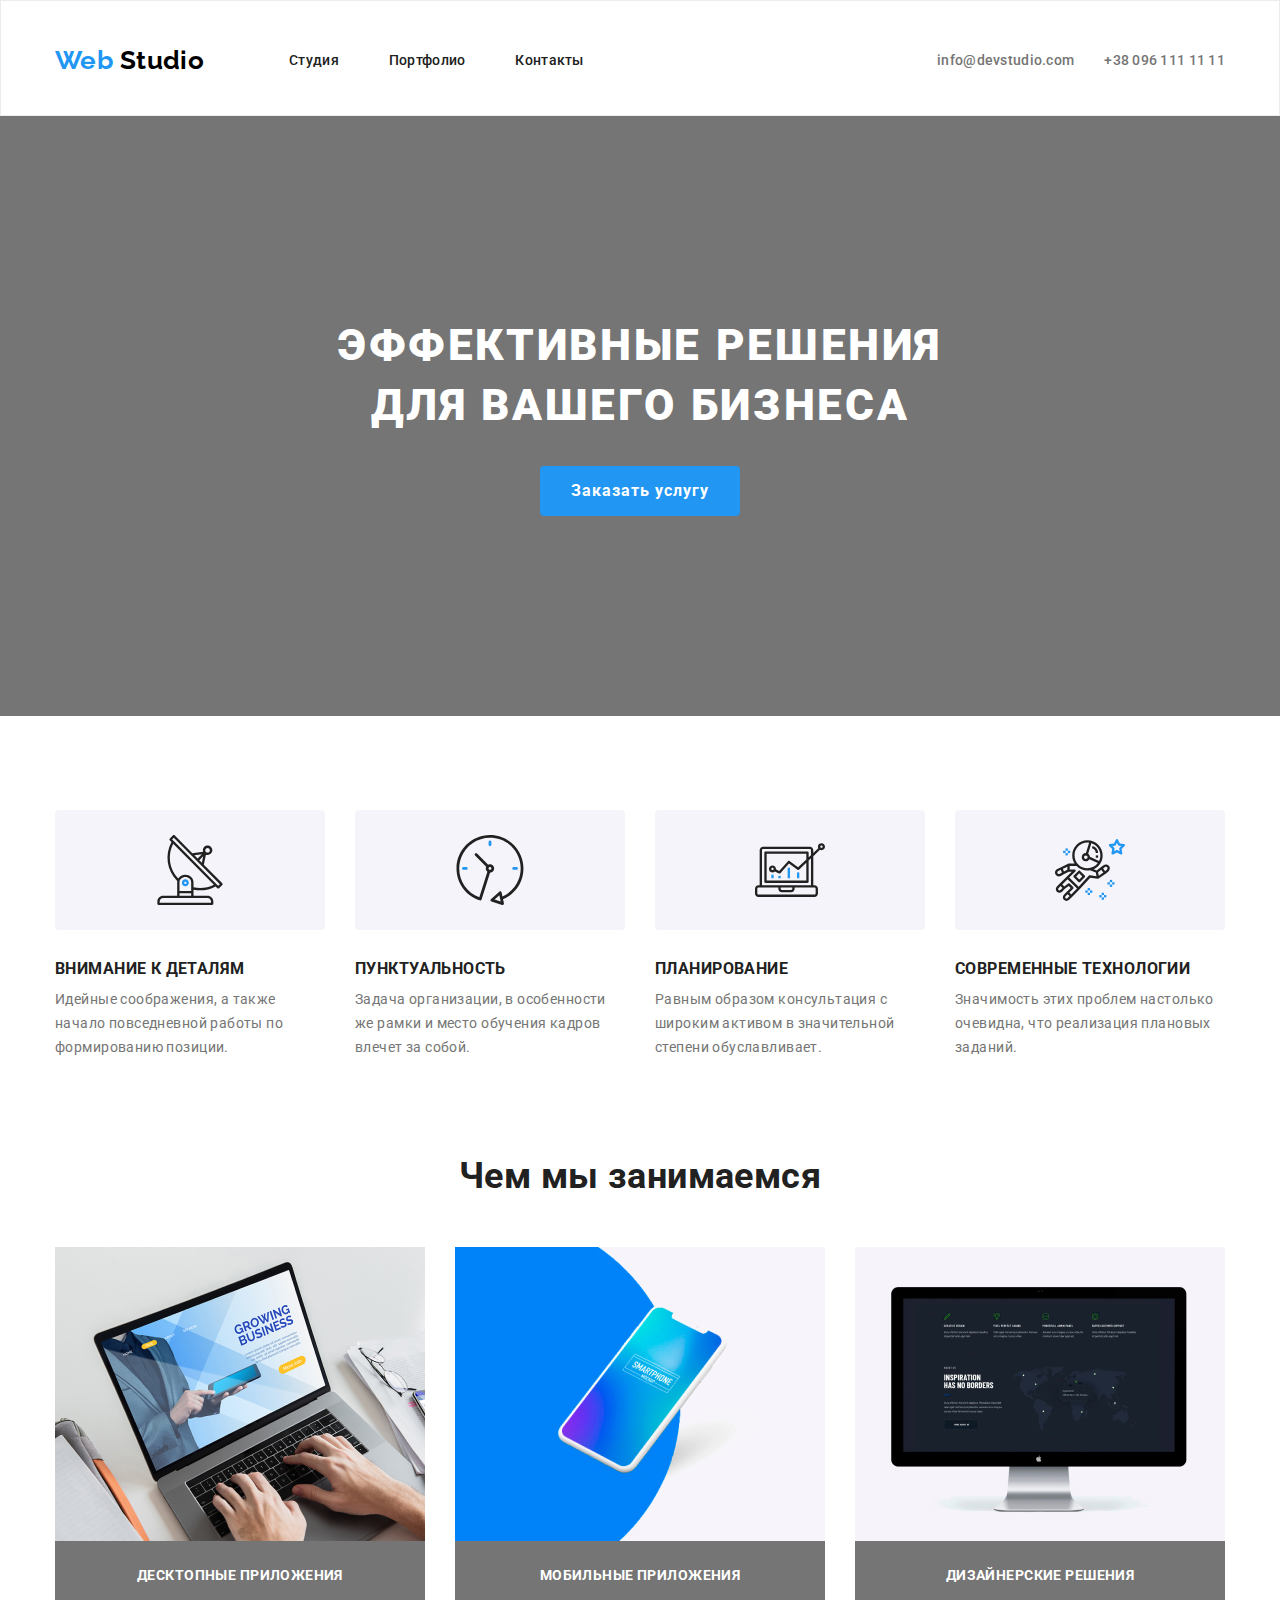
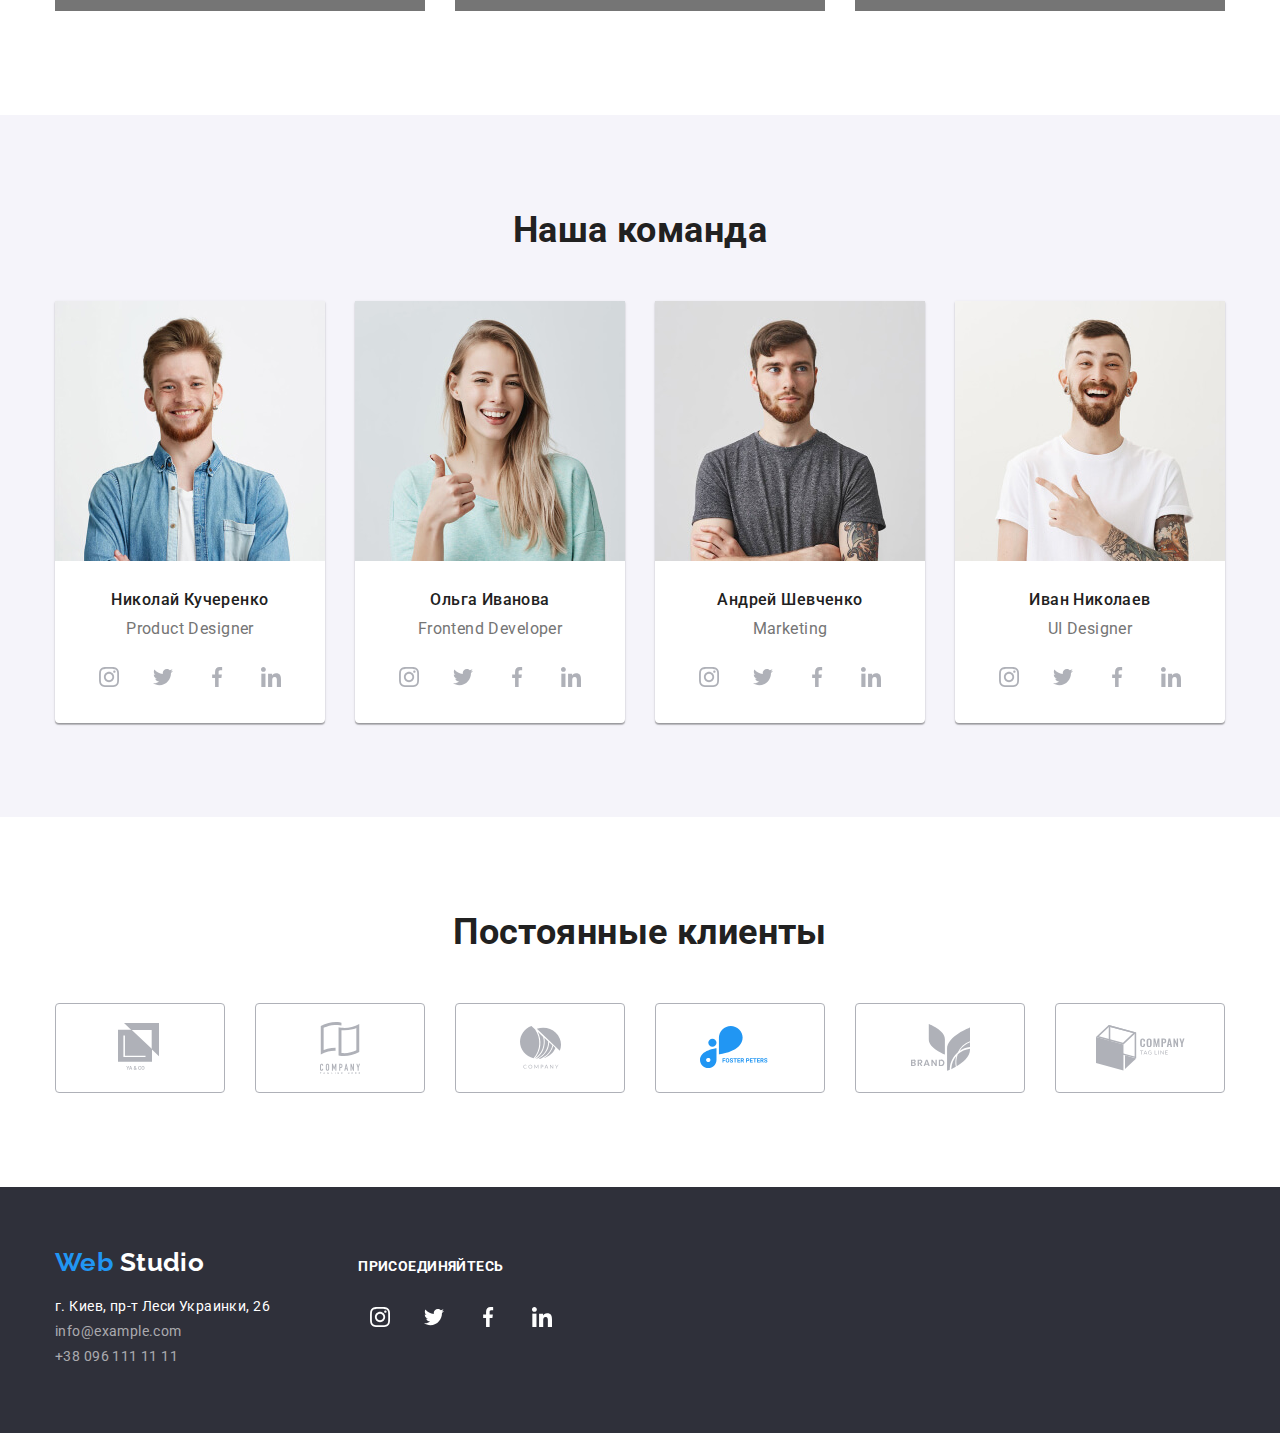
<file: index.html>
<!DOCTYPE html>
<html lang="ru">
  <head>
    <meta charset="UTF-8" />
    <meta name="viewport" content="width=device-width, initial-scale=1.0" />
    <title>Веб Студия</title>
    <link
      href="https://fonts.googleapis.com/css2?family=Raleway:wght@700&family=Roboto:wght@400;500;700;900&display=swap"
      rel="stylesheet"
    />
    <link rel="stylesheet" href="./css/normalize.css" />
    <link rel="stylesheet" href="./css/styles.css" />
  </head>
  <body>
    <!-- Шапка сайта -->
    <header class="header">
      <div class="container">
        <nav class="navigation">
          <a class="logo link" href="./index.html" lang="en"
            ><span class="logo-blue-word link">Web</span> Studio</a
          >
          <ul class="navigation-list list">
            <li class="navigation-list-item">
              <a class="navigation-list-link link" href="./index.html"
                >Студия</a
              >
            </li>
            <li class="navigation-list-item">
              <a class="navigation-list-link link" href="./portfolio.html"
                >Портфолио</a
              >
            </li>
            <li class="navigation-list-item">
              <a class="navigation-list-link link" href="">Контакты</a>
            </li>
          </ul>
        </nav>
        <address class="header-contacts">
          <ul class="header-contacts-list list">
            <li class="header-contacts-list-item">
              <a class="header-mail link" href="mailto:info@devstudio.com"
                >info@devstudio.com</a
              >
            </li>
            <li class="header-contacts-list-item">
              <a class="header-phone link" href="tel:+380961111111"
                >+38 096 111 11 11</a
              >
            </li>
          </ul>
        </address>
      </div>
    </header>
    <main class="main">
      <!-- Секция герой -->
      <section class="hero-section">
        <div class="container">
          <h1 class="hero-header">
            Эффективные решения<br />для вашего бизнеса
          </h1>
          <button class="hero-modal-btn" type="button">Заказать услугу</button>
        </div>
      </section>
      <!-- Наши преимущества -->
      <section class="benefits-section">
        <div class="container">
          <h2 hidden>Наши преимущества</h2>
          <ul class="benefits-list list">
            <li class="benefits-list-item">
              <img
                class="benefits-list-item-img"
                src="./images/icons/icon1.svg"
                alt=""
              />
              <h3 class="subtitle">Внимание к деталям</h3>
              <p class="benefits-description">
                Идейные соображения, а также начало повседневной работы по
                формированию позиции.
              </p>
            </li>
            <li class="benefits-list-item">
              <img
                class="benefits-list-item-img"
                src="./images/icons/icon2.svg"
                alt=""
              />
              <h3 class="subtitle">Пунктуальность</h3>
              <p class="benefits-description">
                Задача организации, в особенности же рамки и место обучения
                кадров влечет за собой.
              </p>
            </li>
            <li class="benefits-list-item">
              <img
                class="benefits-list-item-img"
                src="./images/icons/icon3.svg"
                alt=""
              />
              <h3 class="subtitle">Планирование</h3>
              <p class="benefits-description">
                Равным образом консультация с широким активом в значительной
                степени обуславливает.
              </p>
            </li>
            <li class="benefits-list-item">
              <img
                class="benefits-list-item-img"
                src="./images/icons/icon4.svg"
                alt=""
              />
              <h3 class="subtitle">Современные технологии</h3>
              <p class="benefits-description">
                Значимость этих проблем настолько очевидна, что реализация
                плановых заданий.
              </p>
            </li>
          </ul>
        </div>
      </section>
      <!-- Чем мы занимаемся -->
      <section class="operations">
        <div class="container">
          <h2 class="title">Чем мы занимаемся</h2>
          <ul class="operations-list list">
            <li class="operations-list-item">
              <img
                class="operations-list-item-img"
                src="./images/what-we-do/what-we-do-1.jpg"
                alt="Фото ноутбука"
                height="294"
                width="370"
              />
              <p class="subtitle">Десктопные приложения</p>
            </li>
            <li class="operations-list-item">
              <img
                class="operations-list-item-img"
                src="./images/what-we-do/what-we-do-2.jpg"
                alt="Фото смартфона"
                height="294"
                width="370"
              />
              <p class="subtitle">Мобильные приложения</p>
            </li>
            <li class="operations-list-item">
              <img
                class="operations-list-item-img"
                src="./images/what-we-do/what-we-do-3.jpg"
                alt="Фото монитора"
                height="294"
                width="370"
              />
              <p class="subtitle">Дизайнерские решения</p>
            </li>
          </ul>
        </div>
      </section>
      <!-- Наша команда -->
      <section class="team">
        <div class="container">
          <h2 class="title">Наша команда</h2>
          <ul class="team-list list">
            <li class="team-list-items">
              <img
                class="team-list-items-img"
                src="./images/our-team/imgour-team.jpg"
                alt="Фото Николая Кучеренка"
                width="270"
                height="260"
              />
              <h3 class="team-member">Николай Кучеренко</h3>
              <p class="team-position" lang="en">Product Designer</p>
              <address class="team-address">
                <ul class="team-address-list list">
                  <li class="team-address-list-item">
                    <a
                      class="team-social-link link"
                      href=""
                      aria-label="иконка инстаграма"
                    >
                      <img
                        src="./images/icons/team-icons/instagram 2social-icons.svg"
                        alt="Иконка инстаграма"
                      />
                    </a>
                  </li>
                  <li class="team-address-list-item">
                    <a
                      class="team-social-link link"
                      href=""
                      aria-label="иконка твиттера"
                    >
                      <img
                        src="./images/icons/team-icons/twitter 1social-icons.svg"
                        alt="Иконка твиттера"
                      />
                    </a>
                  </li>
                  <li class="team-address-list-item">
                    <a
                      class="team-social-link link"
                      href=""
                      aria-label="иконка фейсбука"
                    >
                      <img
                        src="./images/icons/team-icons/facebook 1social-icons.svg"
                        alt="Иконка фейсбука"
                      />
                    </a>
                  </li>
                  <li class="team-address-list-item">
                    <a
                      class="team-social-link link"
                      href=""
                      aria-label="иконка линкедина"
                    >
                      <img
                        src="./images/icons/team-icons/linkedin 1social-icons.svg"
                        alt="Иконка линкедина"
                      />
                    </a>
                  </li>
                </ul>
              </address>
            </li>
            <li class="team-list-items">
              <img
                class="team-list-items-img"
                src="./images/our-team/imgour-team-1.jpg"
                alt="Фото Ольги Ивановой"
                width="270"
                height="260"
              />
              <h3 class="team-member">Ольга Иванова</h3>
              <p class="team-position" lang="en">Frontend Developer</p>
              <address class="team-address">
                <ul class="team-address-list list">
                  <li class="team-address-list-item">
                    <a
                      class="team-social-link link"
                      href=""
                      aria-label="иконка инстаграма"
                    >
                      <img
                        src="./images/icons/team-icons/instagram 2social-icons.svg"
                        alt="Иконка инстаграма"
                      />
                    </a>
                  </li>
                  <li class="team-address-list-item">
                    <a
                      class="team-social-link link"
                      href=""
                      aria-label="иконка твиттера"
                    >
                      <img
                        src="./images/icons/team-icons/twitter 1social-icons.svg"
                        alt="Иконка твиттера"
                      />
                    </a>
                  </li>
                  <li class="team-address-list-item">
                    <a
                      class="team-social-link link"
                      href=""
                      aria-label="иконка фейсбука"
                    >
                      <img
                        src="./images/icons/team-icons/facebook 1social-icons.svg"
                        alt="Иконка фейсбука"
                      />
                    </a>
                  </li>
                  <li class="team-address-list-item">
                    <a
                      class="team-social-link link"
                      href=""
                      aria-label="иконка линкедина"
                    >
                      <img
                        src="./images/icons/team-icons/linkedin 1social-icons.svg"
                        alt="Иконка линкедина"
                      />
                    </a>
                  </li>
                </ul>
              </address>
            </li>
            <li class="team-list-items">
              <img
                class="team-list-items-img"
                src="./images/our-team/imgour-team-2.jpg"
                alt="Фото Андрея Шевченка"
                width="270"
                height="260"
              />
              <h3 class="team-member">Андрей Шевченко</h3>
              <p class="team-position" lang="en">Marketing</p>
              <address class="team-address">
                <ul class="team-address-list list">
                  <li class="team-address-list-item">
                    <a
                      class="team-social-link link"
                      href=""
                      aria-label="иконка инстаграма"
                    >
                      <img
                        src="./images/icons/team-icons/instagram 2social-icons.svg"
                        alt="Иконка инстаграма"
                      />
                    </a>
                  </li>
                  <li class="team-address-list-item">
                    <a
                      class="team-social-link link"
                      href=""
                      aria-label="иконка твиттера"
                    >
                      <img
                        src="./images/icons/team-icons/twitter 1social-icons.svg"
                        alt="Иконка твиттера"
                      />
                    </a>
                  </li>
                  <li class="team-address-list-item">
                    <a
                      class="team-social-link link"
                      href=""
                      aria-label="иконка фейсбука"
                    >
                      <img
                        src="./images/icons/team-icons/facebook 1social-icons.svg"
                        alt="Иконка фейсбука"
                      />
                    </a>
                  </li>
                  <li class="team-address-list-item">
                    <a
                      class="team-social-link link"
                      href=""
                      aria-label="иконка линкедина"
                    >
                      <img
                        src="./images/icons/team-icons/linkedin 1social-icons.svg"
                        alt="Иконка линкедина"
                      />
                    </a>
                  </li>
                </ul>
              </address>
            </li>
            <li class="team-list-items">
              <img
                class="team-list-items-img"
                src="./images/our-team/imgour-team-3.jpg"
                alt="Фото Ивана Николаева"
                width="270"
                height="260"
              />
              <h3 class="team-member">Иван Николаев</h3>
              <p class="team-position" lang="en">UI Designer</p>
              <address class="team-address">
                <ul class="team-address-list list">
                  <li class="team-address-list-item">
                    <a
                      class="team-social-link link"
                      href=""
                      aria-label="иконка инстаграма"
                    >
                      <img
                        src="./images/icons/team-icons/instagram 2social-icons.svg"
                        alt="Иконка инстаграма"
                      />
                    </a>
                  </li>
                  <li class="team-address-list-item">
                    <a
                      class="team-social-link link"
                      href=""
                      aria-label="иконка твиттера"
                    >
                      <img
                        src="./images/icons/team-icons/twitter 1social-icons.svg"
                        alt="Иконка твиттера"
                      />
                    </a>
                  </li>
                  <li class="team-address-list-item">
                    <a
                      class="team-social-link link"
                      href=""
                      aria-label="иконка фейсбука"
                    >
                      <img
                        src="./images/icons/team-icons/facebook 1social-icons.svg"
                        alt="Иконка фейсбука"
                      />
                    </a>
                  </li>
                  <li class="team-address-list-item">
                    <a
                      class="team-social-link link"
                      href=""
                      aria-label="иконка линкедина"
                    >
                      <img
                        src="./images/icons/team-icons/linkedin 1social-icons.svg"
                        alt="Иконка линкедина"
                      />
                    </a>
                  </li>
                </ul>
              </address>
            </li>
          </ul>
        </div>
      </section>
      <!-- Постоянные клиенты -->
      <section class="clients">
        <div class="container">
          <h2 class="title">Постоянные клиенты</h2>
          <ul class="clients-list list">
            <li class="clients-list-item">
              <a class="clients-list-item-link link" href="">
                <img
                  src="./images/clients/logo-1clients.svg"
                  alt="Логотип компании"
                />
              </a>
            </li>
            <li class="clients-list-item">
              <a class="clients-list-item-link link" href="">
                <img
                  src="./images/clients/logo-2clients.svg"
                  alt="Логотип компании"
                />
              </a>
            </li>
            <li class="clients-list-item">
              <a class="clients-list-item-link link" href="">
                <img
                  src="./images/clients/logo-3clients.svg"
                  alt="Логотип компании"
                />
              </a>
            </li>
            <li class="clients-list-item">
              <a class="clients-list-item-link link" href="">
                <img
                  src="./images/clients/logo-4clients.svg"
                  alt="Логотип компании"
                />
              </a>
            </li>
            <li class="clients-list-item">
              <a class="clients-list-item-link link" href="">
                <img
                  src="./images/clients/logo-5clients.svg"
                  alt="Логотип компании"
                />
              </a>
            </li>
            <li class="clients-list-item">
              <a class="clients-list-item-link link" href="">
                <img
                  src="./images/clients/logo-6clients.svg"
                  alt="Логотип компании"
                />
              </a>
            </li>
          </ul>
        </div>
      </section>
    </main>
    <!-- Подвал -->
    <footer class="footer">
      <div class="container">
        <div class="footer-address-container">
          <a class="logo link" href="./index.html" lang="en">
            <span class="logo-blue-word link">Web</span> Studio</a
          >
          <address class="footer-address">
            <ul class="footer-address-list list">
              <li class="footer-address-list-item">
                <a class="footer-street-address link" href=""
                  >г. Киев, пр-т Леси Украинки, 26</a
                >
              </li>
              <li class="footer-address-list-item">
                <a class="footer-mail link" href="mailto:info@example.com"
                  >info@example.com</a
                >
              </li>
              <li class="footer-address-list-item">
                <a class="footer-phone link" href="tel:+380961111111"
                  >+38 096 111 11 11</a
                >
              </li>
            </ul>
          </address>
        </div>
        <div class="footer-container">
          <p class="subtitle">присоединяйтесь</p>
          <ul class="footer-social-list list">
            <li class="footer-social-list-items">
              <a
                class="footer-social-link link"
                href=""
                aria-label="иконка инстаграма"
              >
                <img
                  src="./images/icons/icons-dark-bg/instagram 2dark-background-icons.svg"
                  alt="Иконка инстаграма"
                />
              </a>
            </li>
            <li class="footer-social-list-items">
              <a
                class="footer-social-link link"
                href=""
                aria-label="иконка твиттера"
              >
                <img
                  src="./images/icons/icons-dark-bg/twitter 1dark-background-icons.svg"
                  alt="Иконка твиттера"
                />
              </a>
            </li>
            <li class="footer-social-list-items">
              <a
                class="footer-social-link link"
                href=""
                aria-label="иконка фейсбука"
              >
                <img
                  src="./images/icons/icons-dark-bg/facebook 1dark-background-icons.svg"
                  alt="Иконка фейсбука"
                />
              </a>
            </li>
            <li class="footer-social-list-items">
              <a
                class="footer-social-link link"
                href=""
                aria-label="иконка линкедина"
              >
                <img
                  src="./images/icons/icons-dark-bg/linkedin 1dark-background-icons.svg"
                  alt="Иконка линкедина"
                />
              </a>
            </li>
          </ul>
        </div>
      </div>
    </footer>
  </body>
</html>
</file>
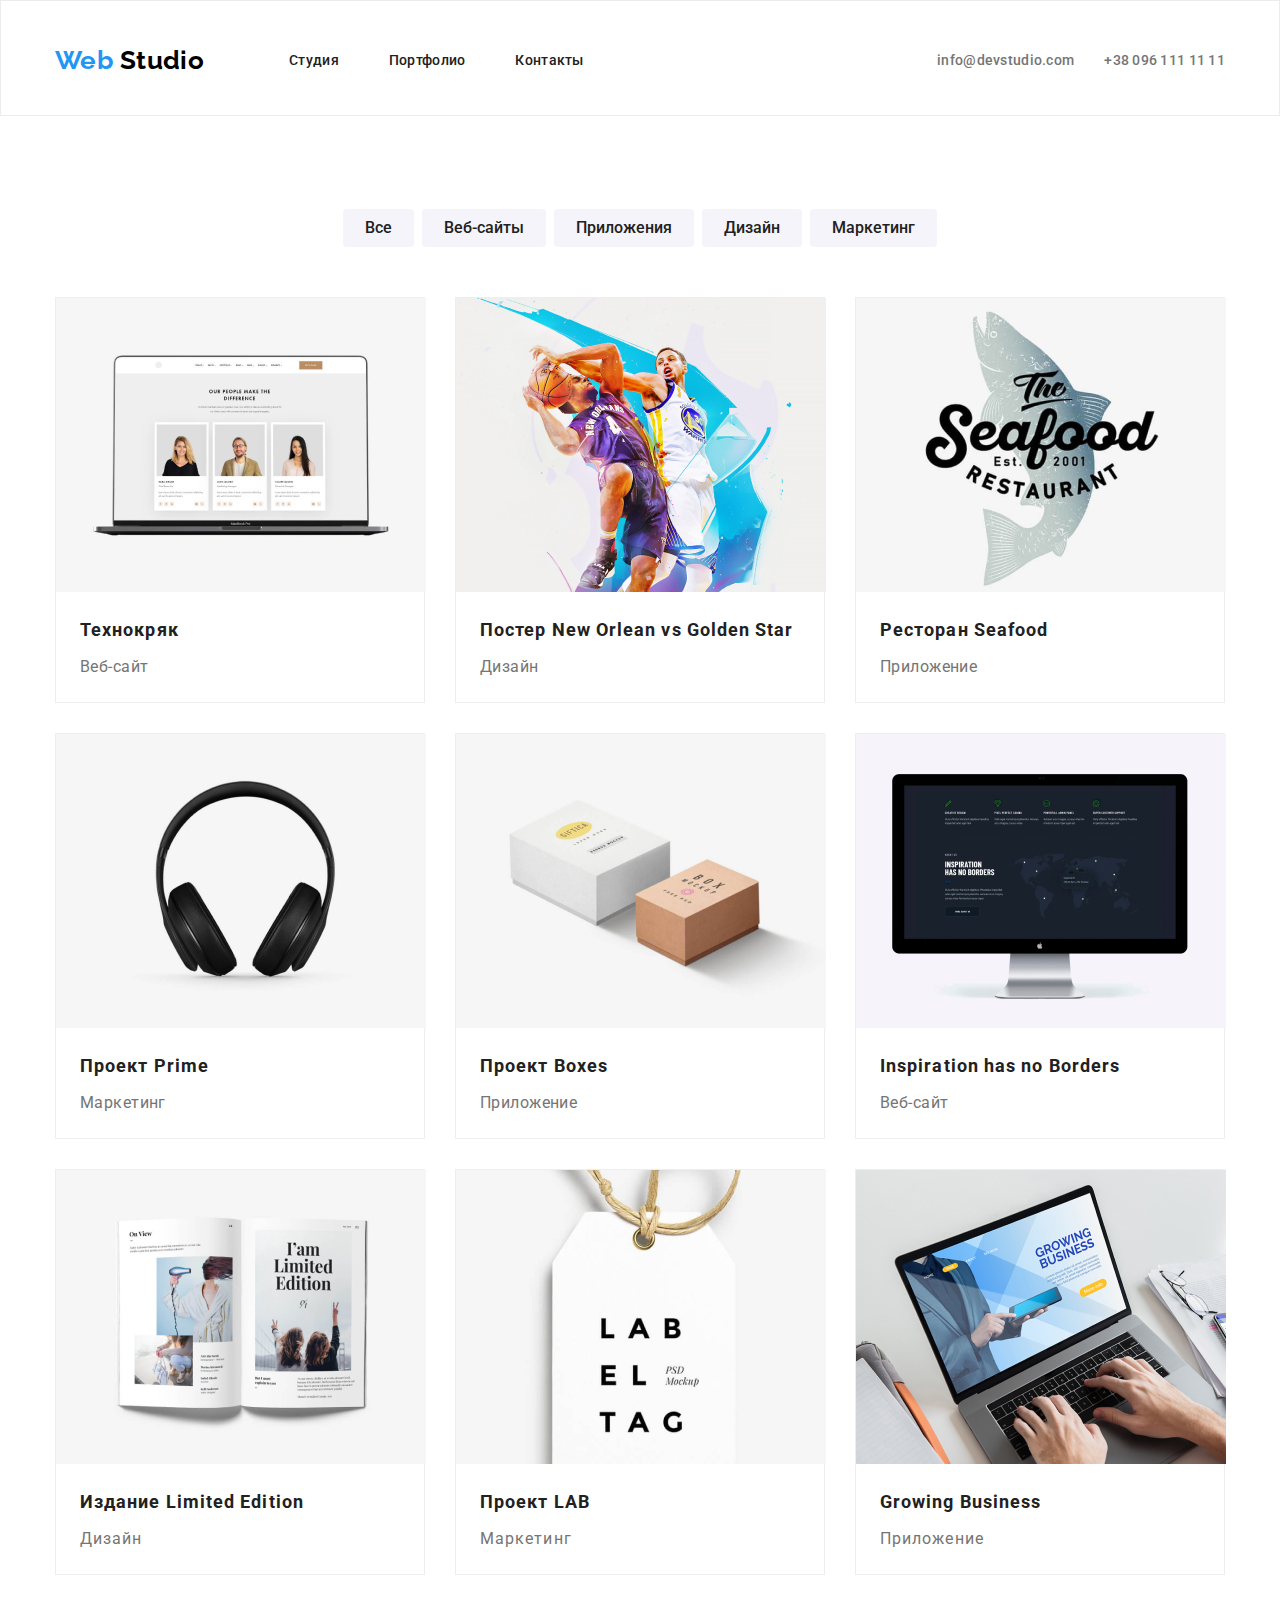
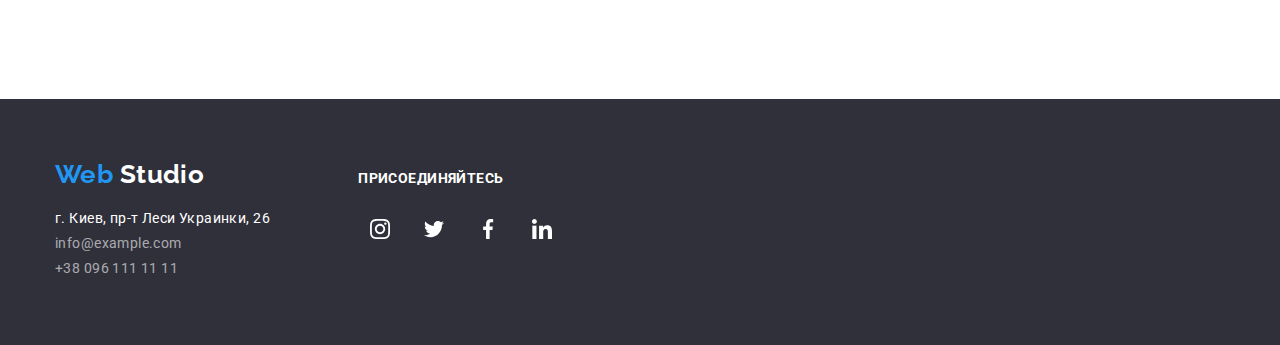
<file: portfolio.html>
<!DOCTYPE html>
<html lang="ru">
  <head>
    <meta charset="UTF-8" />
    <meta name="viewport" content="width=device-width, initial-scale=1.0" />
    <title>Веб Студия</title>
    <link
      href="https://fonts.googleapis.com/css2?family=Raleway:wght@700&family=Roboto:wght@400;500;700;900&display=swap"
      rel="stylesheet"
    />
    <link rel="stylesheet" href="./css/normalize.css" />
    <link rel="stylesheet" href="./css/styles.css" />
  </head>

  <body>
    <!-- Шапка сайта -->
    <header class="header">
      <div class="container">
        <nav class="navigation">
          <a class="logo link" href="./index.html" lang="en"
            ><span class="logo-blue-word link">Web</span> Studio</a
          >
          <ul class="navigation-list list">
            <li class="navigation-list-item">
              <a class="navigation-list-link link" href="./index.html"
                >Студия</a
              >
            </li>
            <li class="navigation-list-item">
              <a class="navigation-list-link link" href="./portfolio.html"
                >Портфолио</a
              >
            </li>
            <li class="navigation-list-item">
              <a class="navigation-list-link link" href="">Контакты</a>
            </li>
          </ul>
        </nav>
        <address class="header-contacts">
          <ul class="header-contacts-list list">
            <li class="header-contacts-list-item">
              <a class="header-mail link" href="mailto:info@devstudio.com"
                >info@devstudio.com</a
              >
            </li>
            <li class="header-contacts-list-item">
              <a class="header-phone link" href="tel:+380961111111"
                >+38 096 111 11 11</a
              >
            </li>
          </ul>
        </address>
      </div>
    </header>
    <!-- Секция main -->
    <main class="portfolio-main">
      <div class="portfolio-buttons container">
        <h1 hidden>Примеры работ</h1>
        <ul class="btn-list list">
          <li class="btn-list-item">
            <button class="portfolio-modal-btn" type="button">Все</button>
          </li>
          <li class="btn-list-item">
            <button class="portfolio-modal-btn" type="button">Веб-сайты</button>
          </li>
          <li class="btn-list-item">
            <button class="portfolio-modal-btn" type="button">
              Приложения
            </button>
          </li>
          <li class="btn-list-item">
            <button class="portfolio-modal-btn" type="button">Дизайн</button>
          </li>
          <li class="btn-list-item">
            <button class="portfolio-modal-btn" type="button">Маркетинг</button>
          </li>
        </ul>
      </div>
      <!-- Примеры работ -->
      <section class="portfolio-examples">
        <div class="container">
          <ul class="portfolio-examples-list list">
            <li class="portfolio-examples-list-item">
              <img
                class="portfolio-examples-image"
                src="./images/portfolio/imgportfolio.jpg"
                alt="Фото ноутбука с открытой страницей сайта Технокряк"
              />
              <h2 class="portfolio-subtitle">Технокряк</h2>
              <p class="portfolio-type">Веб-сайт</p>
              <!-- <p class="portfolio-description">
                Технокряк это современная площадка распространения коронавируса.
                Компании используют эту платформу для цифрового шпионажа и атак на
                защищённые сервера конкурентов.
              </p> -->
            </li>
            <li class="portfolio-examples-list-item">
              <img
                class="portfolio-examples-image"
                src="./images/portfolio/imgportfolio-1.jpg"
                alt="Изображение постера с двумя баскетболистами"
              />
              <h2 class="portfolio-subtitle">
                Постер <span lang="en">New Orlean vs Golden Star</span>
              </h2>
              <p class="portfolio-type">Дизайн</p>
            </li>
            <li class="portfolio-examples-list-item">
              <img
                class="portfolio-examples-image"
                src="./images/portfolio/imgportfolio-2.jpg"
                alt="Логотип ресторана Сифуд"
              />
              <h2 class="portfolio-subtitle">
                Ресторан <span lang="en">Seafood</span>
              </h2>
              <p class="portfolio-type">Приложение</p>
            </li>
            <li class="portfolio-examples-list-item">
              <img
                class="portfolio-examples-image"
                src="./images/portfolio/imgportfolio-3.jpg"
                alt="Фото черных наушников"
              />
              <h2 class="portfolio-subtitle">
                Проект <span lang="en">Prime</span>
              </h2>
              <p class="portfolio-type">Маркетинг</p>
            </li>
            <li class="portfolio-examples-list-item">
              <img
                class="portfolio-examples-image"
                src="./images/portfolio/imgportfolio-4.jpg"
                alt="Фото двух коробок: белого и светло-коричневого цвета"
              />
              <h2 class="portfolio-subtitle">Проект Boxes</h2>
              <p class="portfolio-type">Приложение</p>
            </li>
            <li class="portfolio-examples-list-item">
              <img
                class="portfolio-examples-image"
                src="./images/portfolio/imgportfolio-5.jpg"
                alt="Фото монитора"
              />
              <h2 class="portfolio-subtitle" lang="en">
                Inspiration has no Borders
              </h2>
              <p class="portfolio-type">Веб-сайт</p>
            </li>
            <li class="portfolio-examples-list-item">
              <img
                class="portfolio-examples-image"
                src="./images/portfolio/imgportfolio-6.jpg"
                alt="Фото раскрытого журнала Лимитед Эдишн"
              />
              <h2 class="portfolio-subtitle">
                Издание <span lang="en">Limited Edition</span>
              </h2>
              <p class="portfolio-type">Дизайн</p>
            </li>
            <li class="portfolio-examples-list-item">
              <img
                class="portfolio-examples-image"
                src="./images/portfolio/imgportfolio-7.jpg"
                alt="Изображение белой бирки с логотипом проекта ЛАБ"
              />
              <h2 class="portfolio-subtitle">
                Проект <span lang="en">LAB</span>
              </h2>
              <p class="portfolio-type">Маркетинг</p>
            </li>
            <li class="portfolio-examples-list-item">
              <img
                class="portfolio-examples-image"
                src="./images/portfolio/imgportfolio-8.jpg"
                alt="Фото открытого ноутбука"
              />
              <h2 class="portfolio-subtitle" lang="en">Growing Business</h2>
              <p class="portfolio-type">Приложение</p>
            </li>
          </ul>
        </div>
      </section>
    </main>
    <!-- Подвал -->
    <footer class="footer">
      <div class="container">
        <div class="footer-address-container">
          <a class="logo link" href="./index.html" lang="en">
            <span class="logo-blue-word link">Web</span> Studio</a
          >
          <address class="footer-address">
            <ul class="footer-address-list list">
              <li class="footer-address-list-item">
                <a class="footer-street-address link" href=""
                  >г. Киев, пр-т Леси Украинки, 26</a
                >
              </li>
              <li class="footer-address-list-item">
                <a class="footer-mail link" href="mailto:info@example.com"
                  >info@example.com</a
                >
              </li>
              <li class="footer-address-list-item">
                <a class="footer-phone link" href="tel:+380961111111"
                  >+38 096 111 11 11</a
                >
              </li>
            </ul>
          </address>
        </div>
        <div class="footer-container">
          <p class="subtitle">присоединяйтесь</p>
          <ul class="footer-social-list list">
            <li class="footer-social-list-items">
              <a
                class="footer-social-link link"
                href=""
                aria-label="иконка инстаграма"
              >
                <img
                  src="./images/icons/icons-dark-bg/instagram 2dark-background-icons.svg"
                  alt="Иконка инстаграма"
                />
              </a>
            </li>
            <li class="footer-social-list-items">
              <a
                class="footer-social-link link"
                href=""
                aria-label="иконка твиттера"
              >
                <img
                  src="./images/icons/icons-dark-bg/twitter 1dark-background-icons.svg"
                  alt="Иконка твиттера"
                />
              </a>
            </li>
            <li class="footer-social-list-items">
              <a
                class="footer-social-link link"
                href=""
                aria-label="иконка фейсбука"
              >
                <img
                  src="./images/icons/icons-dark-bg/facebook 1dark-background-icons.svg"
                  alt="Иконка фейсбука"
                />
              </a>
            </li>
            <li class="footer-social-list-items">
              <a
                class="footer-social-link link"
                href=""
                aria-label="иконка линкедина"
              >
                <img
                  src="./images/icons/icons-dark-bg/linkedin 1dark-background-icons.svg"
                  alt="Иконка линкедина"
                />
              </a>
            </li>
          </ul>
        </div>
      </div>
    </footer>
  </body>
</html>
</file>
<file: css/styles.css>
:root {
  --main-font: "Roboto", sans-serif;
  --secondary-font: "Raleway", sans-serif;
  --text-dark-background-color: #ffffff;
  --text-light-background-color: #757575;
  --title-dark-background-color: #ffffff;
  --title-light-background-color: #212121;
  --accent-color: #2196f3;
}

html {
  box-sizing: border-box;
}

*,
*::before,
*::after {
  box-sizing: inherit;
  margin: 0;
  padding: 0;
}

.link {
  text-decoration: none;
}

.list {
  list-style: none;
}

.container {
  width: 1200px;
  padding-left: 15px;
  padding-right: 15px;
  margin-left: auto;
  margin-right: auto;
}

body {
  background-color: #ffffff;
  font-family: var(--main-font);
  font-size: 14px;
  color: var(--title-light-background-color);
  letter-spacing: 0.03em;
}

h1 {
  margin: 0;
}

img {
  display: block;
}

/* HEADER */
.header {
  border: 1px solid #ececec;
}

.navigation-list-item {
  padding-top: 32px;
  padding-bottom: 32px;
}

.navigation-list {
  display: flex;
  padding-left: 0px;
}

.navigation {
  display: flex;
  align-items: center;
}

.navigation-list-item:not(:last-child) {
  margin-right: 50px;
}

.logo {
  margin-right: 85px;
}

.header-contacts-list {
  display: flex;
  padding-left: 0px;
}

.header-contacts-list-item:not(:last-child) {
  margin-right: 30px;
}

.header .container {
  display: flex;
  align-items: center;
  justify-content: space-between;

  margin-top: 19px;
  margin-bottom: 14px;
}

.logo,
.logo-blue-word {
  font-family: "Raleway";
  font-weight: bold;
  font-size: 26px;
  line-height: 1.19;
  color: #000000;
}

.logo-blue-word {
  color: var(--accent-color);
}

.navigation-list-link,
.header-mail,
.header-phone {
  font-weight: 500;
  line-height: 1.14;
  letter-spacing: 0.02em;
  color: var(--title-light-background-color);
}

.header-contacts .link {
  color: var(--text-light-background-color);
}

.navigation-list-link:hover,
.navigation-list-link:focus,
.header-mail:hover,
.header-phone:hover,
.header-mail:focus,
.header-phone:focus {
  color: var(--accent-color);
}

.header-mail,
.header-phone {
  font-style: normal;
}

/* HERO */
.hero-section {
  background-color: var(--text-light-background-color);
  padding-top: 200px;
  padding-bottom: 200px;
}

.hero-header {
  margin-bottom: 30px;

  font-weight: 900;
  font-size: 44px;
  line-height: 1.36;
  text-align: center;
  letter-spacing: 0.06em;
  text-transform: uppercase;
  color: var(--title-dark-background-color);
}

.hero-modal-btn {
  display: block;
  margin-left: auto;
  margin-right: auto;
  width: 200px;
  height: 50px;
  border: 0px;
  font-weight: bold;
  font-size: 16px;
  line-height: 30px;
  letter-spacing: 0.06em;
  border-radius: 4px;
  color: var(--title-dark-background-color);
  background: var(--accent-color);
  cursor: pointer;
}

/* MAIN */
.title {
  font-weight: bold;
  font-size: 36px;
  line-height: 1.17;
  text-align: center;
  margin-bottom: 50px;
}

.subtitle {
  font-weight: bold;
  line-height: 1.14;
  text-transform: uppercase;
}

.benefits-section {
  padding-top: 94px;
  padding-bottom: 47px;
}

.benefits-list-item-img {
  margin-bottom: 30px;
  padding-top: 25px;
  padding-bottom: 25px;
  padding-left: 100px;
  padding-right: 100px;
  background-color: #f5f4fa;
  border-radius: 4px;
}

.benefits-list-item .subtitle {
  margin-bottom: 10px;
}

.benefits-list {
  display: flex;
  align-items: center;
}

.benefits-list-item {
  width: 270px;
  height: 251px;
}

.benefits-list-item:not(:last-child) {
  margin-right: 30px;
}

.benefits-description {
  font-weight: normal;
  line-height: 1.71;
  color: var(--text-light-background-color);
}

.operations {
  padding-top: 47px;
  padding-bottom: 94px;
}

.operations-list {
  display: flex;
  align-items: center;
}

.operations-list-item:not(:last-child) {
  margin-right: 30px;
}

.operations .subtitle {
  text-align: center;
  color: var(--title-dark-background-color);
  background-color: var(--text-light-background-color);
  padding-top: 27px;
  padding-bottom: 27px;
  margin-bottom: 10px;
}

/* TEAM */
.team {
  padding-top: 94px;
  padding-bottom: 94px;
  background-color: #f5f4fa;
}

.team-list {
  display: flex;
  align-items: center;
}

.team-list-items {
  background-color: var(--text-dark-background-color);
  box-shadow: 0px 2px 1px rgba(0, 0, 0, 0.2), 0px 1px 1px rgba(0, 0, 0, 0.14),
    0px 1px 3px rgba(0, 0, 0, 0.12);
  border-radius: 0px 0px 4px 4px;
}
.team-list-items:not(:last-child) {
  margin-right: 30px;
}

.team-list-items-img {
  margin-bottom: 30px;
}

.team-member {
  margin-bottom: 10px;

  font-weight: 500;
  font-size: 16px;
  line-height: 1.18;
  text-align: center;
}

.team-position {
  margin-bottom: 16px;

  font-weight: normal;
  font-size: 16px;
  line-height: 1.18;
  text-align: center;
  color: var(--text-light-background-color);
}

.team-address-list {
  display: flex;
  align-items: center;
  justify-content: center;
  margin-bottom: 24px;
}

.team-address-list-item {
  display: flex;
  align-items: center;
  justify-content: center;
  height: 44px;
  width: 44px;
}

.team-address-list-item:not(:last-child) {
  margin-right: 10px;
}

/* CLIENTS */

.clients {
  padding-top: 94px;
  padding-bottom: 94px;
}

.clients-list {
  display: flex;
  align-items: center;
}

.clients-list-item-link {
  display: flex;
  align-items: center;
  justify-content: center;

  width: 170px;
  height: 90px;
  border: 1px solid #afb1b8;
  box-sizing: border-box;
  border-radius: 4px;
}

.clients-list-item-link:hover,
.clients-list-item-link:focus {
  border: 1px solid var(--accent-color);
}

.clients-list-item:not(:last-child) {
  margin-right: 30px;
}

/* FOOTER */

.footer {
  background: #2f303a;
}

.footer .container {
  display: flex;
  align-items: baseline;
  padding-top: 60px;
  padding-bottom: 60px;
}

.footer-social-list {
  display: flex;
  align-items: center;
}

.footer-social-list-items {
  display: flex;
  align-items: center;
  justify-content: center;
  height: 44px;
  width: 44px;
  margin-right: 10px;
}

.footer-street-address,
.footer-mail,
.footer-phone {
  font-weight: normal;
  font-style: normal;
  line-height: 1, 71;
  color: rgba(255, 255, 255, 0.6);
}

.footer-street-address,
.footer-container .subtitle {
  color: var(--title-dark-background-color);
}

.footer-street-address:hover,
.footer-mail:hover,
.footer-phone:hover,
.footer-street-address:focus,
.footer-mail:focus,
.footer-phone:focus {
  color: var(--accent-color);
}

.footer .logo {
  display: block;
  color: var(--text-dark-background-color);
  margin-bottom: 20px;
}

.footer-address-list-item {
  margin-bottom: 9px;
}

.footer-container .subtitle {
  margin-bottom: 20px;
}

.footer-address-container {
  margin-right: 69px;
}

/* PORTFOLIO */
.portfolio-buttons {
  padding-bottom: 50px;
}

.portfolio-main {
  padding-top: 93px;
  padding-bottom: 94px;
}

.btn-list {
  display: flex;
  align-items: center;
  justify-content: center;
}

.btn-list-item:not(:last-child) {
  margin-right: 8px;
}

.portfolio-modal-btn {
  padding-top: 6px;
  padding-bottom: 6px;
  padding-left: 22px;
  padding-right: 22px;
  border-radius: 4px;
  border: 0px;

  font-weight: 500;
  font-size: 16px;
  line-height: 1.63;
  text-align: center;
  color: var(--title-light-background-color);
  background-color: #f5f4fa;
  cursor: pointer;
}

.portfolio-modal-btn:hover,
.portfolio-modal-btn:focus {
  color: var(--text-dark-background-color);
  background-color: var(--accent-color);
}

.portfolio-examples-list {
  display: flex;
  align-items: center;
  flex-wrap: wrap;
}

.portfolio-examples-list-item {
  width: 370px;
  margin-right: 30px;
  margin-bottom: 30px;
  padding-bottom: 20px;
  border: 1px solid #eeeeee;
}

.portfolio-examples-image {
  margin-bottom: 20px;
}

.portfolio-subtitle {
  margin-bottom: 4px;
  padding-left: 24px;
  padding-right: 24px;

  font-family: var(--main-font);
  font-weight: bold;
  font-size: 18px;
  line-height: 36px;
  letter-spacing: 0.06em;
}

.portfolio-examples-list-item:nth-child(3n) {
  margin-right: 0px;
}

.portfolio-examples-list-item:nth-last-child(-n + 3) {
  font-weight: bold;
  font-size: 18px;
  line-height: 2;
  letter-spacing: 0.06em;
  color: var(--title-light-background-color);
}

.portfolio-type {
  padding-left: 24px;
  padding-right: 24px;
  font-weight: normal;
  font-size: 16px;
  line-height: 1.87;
  color: var(--text-light-background-color);
}

.portfolio-description {
  font-weight: normal;
  font-size: 18px;
  line-height: 1.56;
  color: var(--text-dark-background-color);
  background-color: var(--accent-color);
}
</file>
